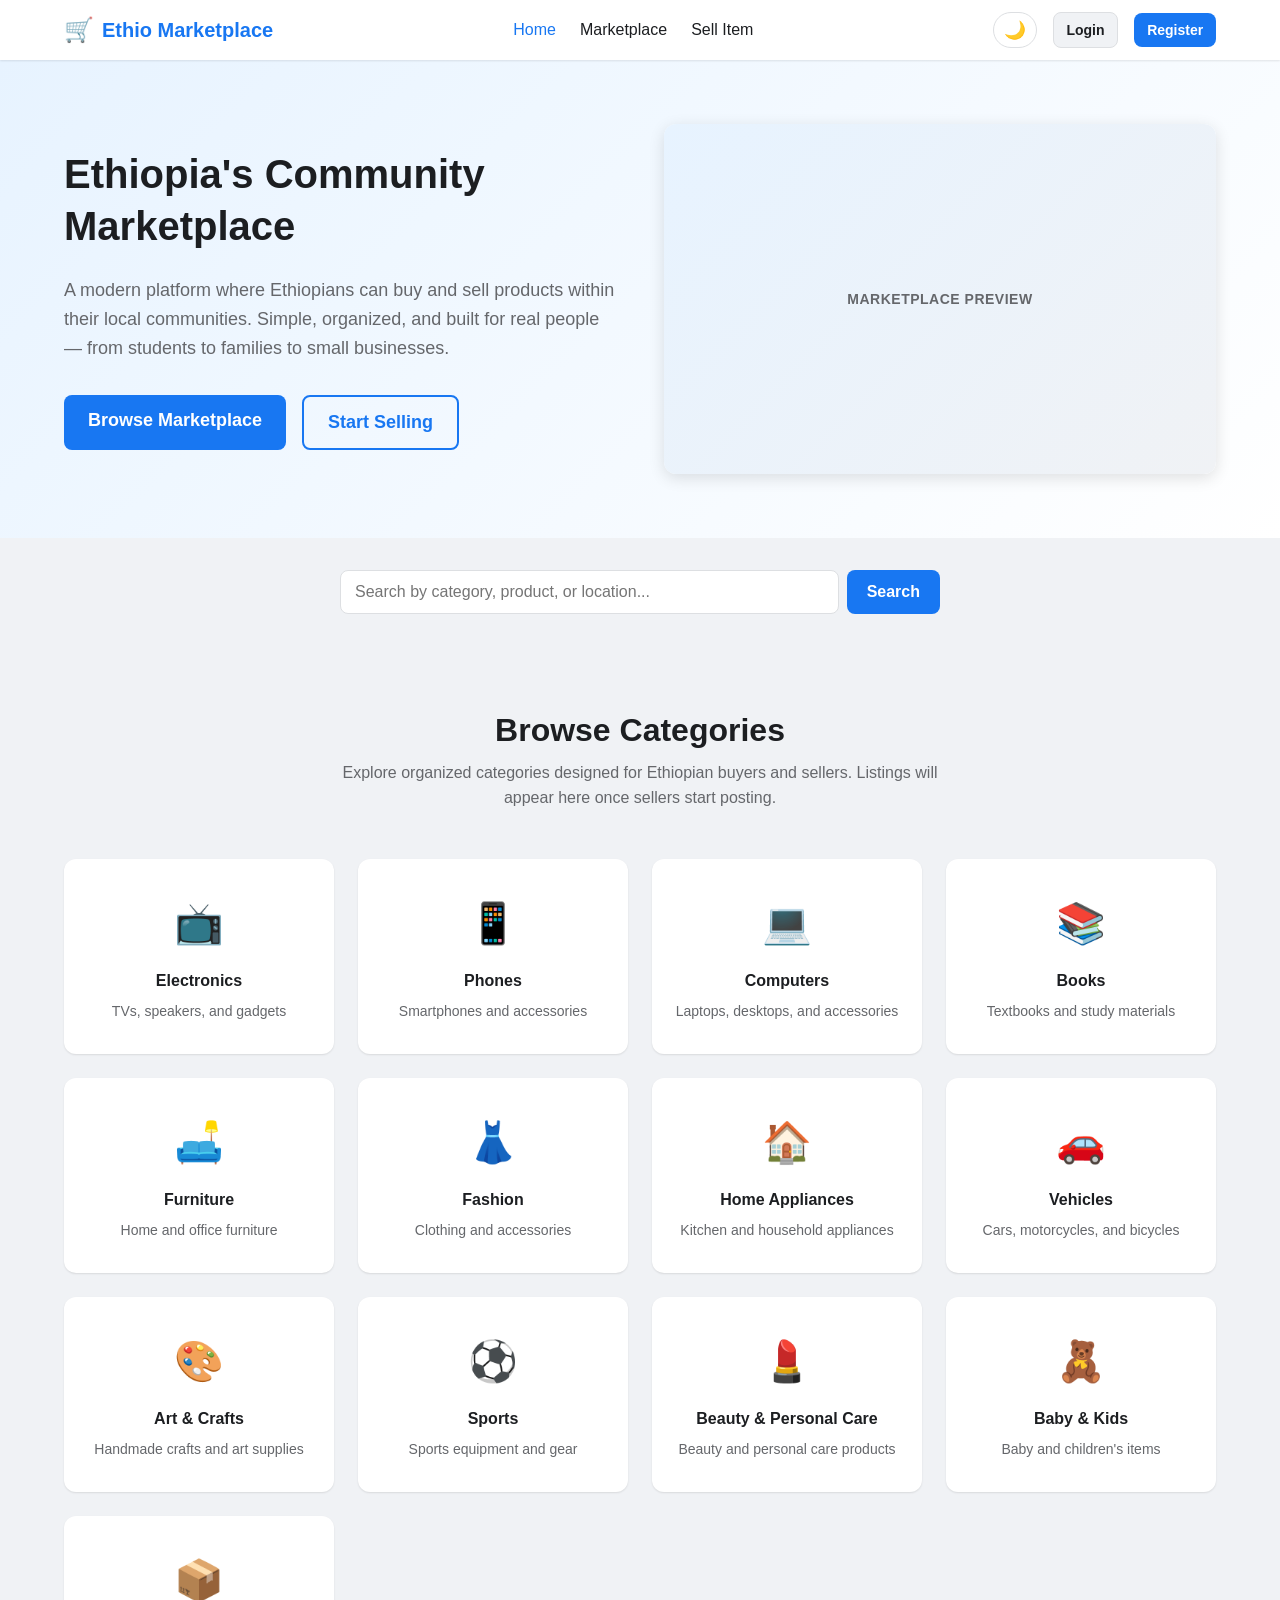
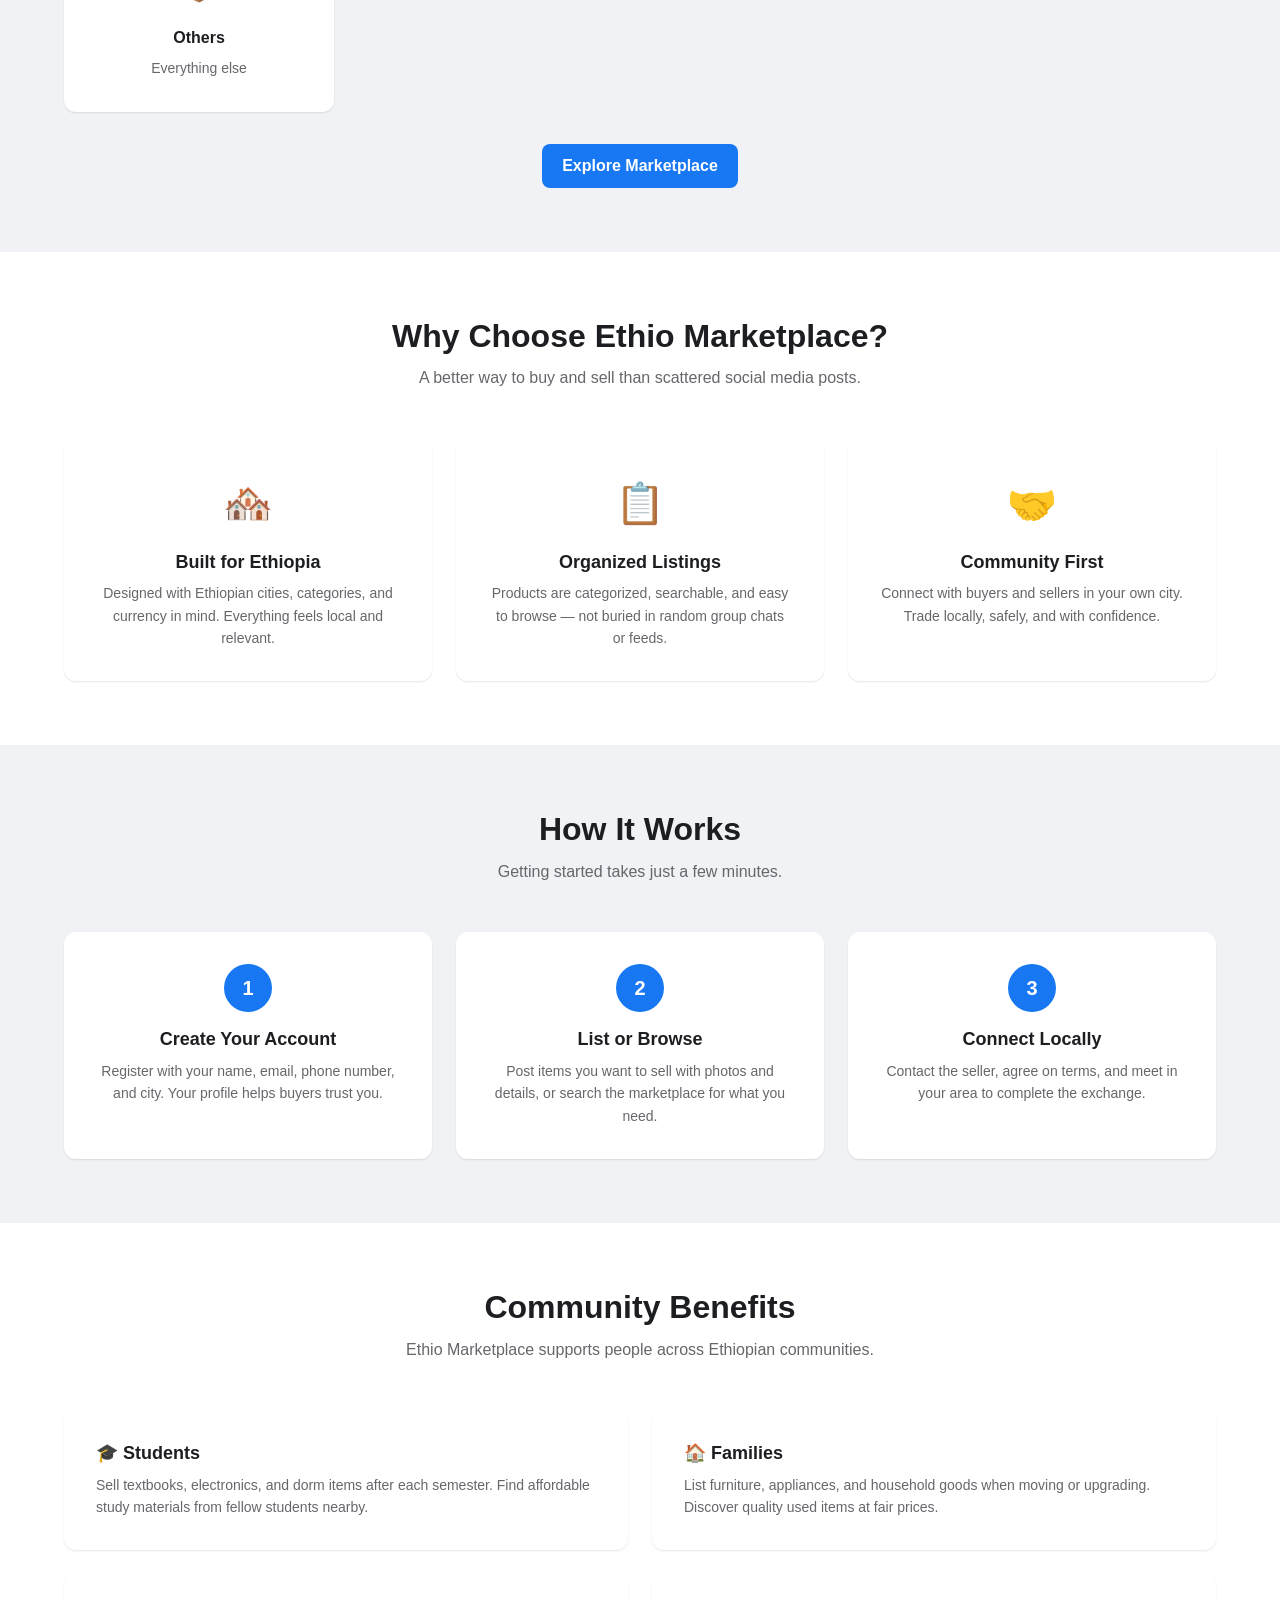
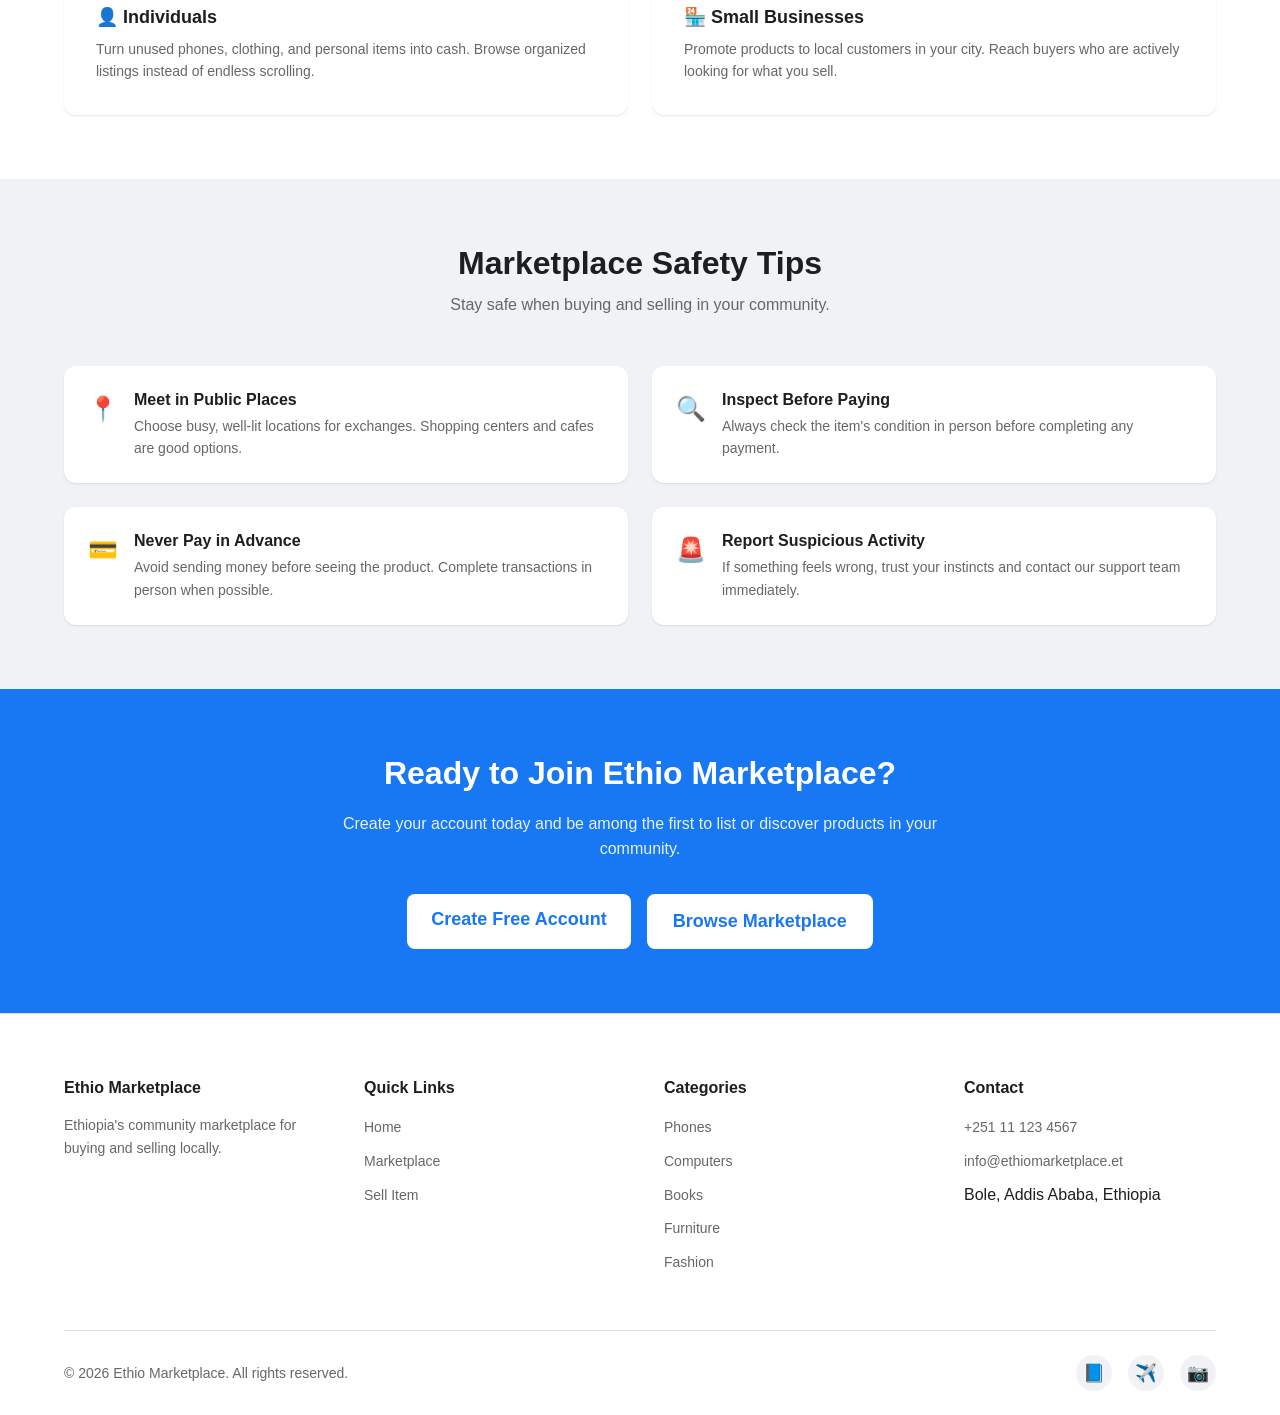
<file: index.html>
<!DOCTYPE html>
<html lang="en">
<head>
  <meta charset="UTF-8">
  <meta name="viewport" content="width=device-width, initial-scale=1.0">
  <meta name="description" content="Ethio Marketplace - Ethiopia's community buy and sell platform.">
  <title>Ethio Marketplace - Buy & Sell in Ethiopia</title>
  <link rel="stylesheet" href="css/main.css">
</head>
<body>

  <!-- Navigation Bar -->
  <nav class="navbar" aria-label="Main navigation">
    <div class="container">
      <a href="index.html" class="navbar-brand">
        <span class="brand-icon">🛒</span>
        Ethio Marketplace
      </a>

      <button id="nav-toggle" class="nav-toggle" aria-label="Toggle navigation menu">☰</button>

      <div id="nav-links" class="nav-links">
        <a href="index.html">Home</a>
        <a href="pages/marketplace.html">Marketplace</a>
        <a href="pages/sell-item.html">Sell Item</a>
      </div>

      <div class="nav-actions">
        <button id="theme-toggle" class="theme-toggle" aria-label="Toggle dark mode">🌙</button>
        <a href="pages/login.html" class="btn btn-secondary btn-sm">Login</a>
        <a href="pages/register.html" class="btn btn-primary btn-sm">Register</a>
      </div>
    </div>
  </nav>

  <main>
    <!-- Hero Section -->
    <section class="hero">
      <div class="container">
        <div class="hero-content">
          <h1>Ethiopia's Community Marketplace</h1>
          <p>
            A modern platform where Ethiopians can buy and sell products within their local communities.
            Simple, organized, and built for real people — from students to families to small businesses.
          </p>
          <div class="hero-buttons">
            <a href="pages/marketplace.html" class="btn btn-primary btn-lg">Browse Marketplace</a>
            <a href="pages/sell-item.html" class="btn btn-outline btn-lg">Start Selling</a>
          </div>
        </div>
        <div class="hero-image">
          <div class="hero-placeholder" role="img" aria-label="Marketplace illustration">
            <span class="placeholder-label">Marketplace Preview</span>
          </div>
        </div>
      </div>
    </section>

    <!-- Marketplace Search Bar -->
    <section class="section section-compact">
      <div class="container">
        <form id="home-search-form" class="search-bar" role="search">
          <input
            type="search"
            id="home-search-input"
            class="form-control"
            placeholder="Search by category, product, or location..."
            aria-label="Search marketplace"
          >
          <button type="submit" class="btn btn-primary">Search</button>
        </form>
      </div>
    </section>

    <!-- Browse Categories -->
    <section class="section">
      <div class="container">
        <h2 class="section-title">Browse Categories</h2>
        <p class="section-subtitle">
          Explore organized categories designed for Ethiopian buyers and sellers.
          Listings will appear here once sellers start posting.
        </p>
        <div id="categories-grid" class="grid-4">
          <!-- Category cards loaded by home.js -->
        </div>
        <div class="text-center" style="margin-top: var(--space-xl);">
          <a href="pages/marketplace.html" class="btn btn-primary">Explore Marketplace</a>
        </div>
      </div>
    </section>

    <!-- Why Choose Ethio Marketplace -->
    <section class="section section-alt">
      <div class="container">
        <h2 class="section-title">Why Choose Ethio Marketplace?</h2>
        <p class="section-subtitle">A better way to buy and sell than scattered social media posts.</p>
        <div class="grid-3">
          <div class="card feature-card">
            <div class="feature-icon">🏘️</div>
            <h3>Built for Ethiopia</h3>
            <p>Designed with Ethiopian cities, categories, and currency in mind. Everything feels local and relevant.</p>
          </div>
          <div class="card feature-card">
            <div class="feature-icon">📋</div>
            <h3>Organized Listings</h3>
            <p>Products are categorized, searchable, and easy to browse — not buried in random group chats or feeds.</p>
          </div>
          <div class="card feature-card">
            <div class="feature-icon">🤝</div>
            <h3>Community First</h3>
            <p>Connect with buyers and sellers in your own city. Trade locally, safely, and with confidence.</p>
          </div>
        </div>
      </div>
    </section>

    <!-- How It Works -->
    <section class="section">
      <div class="container">
        <h2 class="section-title">How It Works</h2>
        <p class="section-subtitle">Getting started takes just a few minutes.</p>
        <div class="grid-3">
          <div class="card step-card">
            <div class="step-number">1</div>
            <h3>Create Your Account</h3>
            <p>Register with your name, email, phone number, and city. Your profile helps buyers trust you.</p>
          </div>
          <div class="card step-card">
            <div class="step-number">2</div>
            <h3>List or Browse</h3>
            <p>Post items you want to sell with photos and details, or search the marketplace for what you need.</p>
          </div>
          <div class="card step-card">
            <div class="step-number">3</div>
            <h3>Connect Locally</h3>
            <p>Contact the seller, agree on terms, and meet in your area to complete the exchange.</p>
          </div>
        </div>
      </div>
    </section>

    <!-- Community Benefits -->
    <section class="section section-alt">
      <div class="container">
        <h2 class="section-title">Community Benefits</h2>
        <p class="section-subtitle">Ethio Marketplace supports people across Ethiopian communities.</p>
        <div class="grid-2">
          <div class="card benefit-card">
            <h3>🎓 Students</h3>
            <p>Sell textbooks, electronics, and dorm items after each semester. Find affordable study materials from fellow students nearby.</p>
          </div>
          <div class="card benefit-card">
            <h3>🏠 Families</h3>
            <p>List furniture, appliances, and household goods when moving or upgrading. Discover quality used items at fair prices.</p>
          </div>
          <div class="card benefit-card">
            <h3>👤 Individuals</h3>
            <p>Turn unused phones, clothing, and personal items into cash. Browse organized listings instead of endless scrolling.</p>
          </div>
          <div class="card benefit-card">
            <h3>🏪 Small Businesses</h3>
            <p>Promote products to local customers in your city. Reach buyers who are actively looking for what you sell.</p>
          </div>
        </div>
      </div>
    </section>

    <!-- Marketplace Safety Tips -->
    <section class="section">
      <div class="container">
        <h2 class="section-title">Marketplace Safety Tips</h2>
        <p class="section-subtitle">Stay safe when buying and selling in your community.</p>
        <div class="safety-grid">
          <div class="safety-item">
            <span class="safety-icon">📍</span>
            <div>
              <h4>Meet in Public Places</h4>
              <p>Choose busy, well-lit locations for exchanges. Shopping centers and cafes are good options.</p>
            </div>
          </div>
          <div class="safety-item">
            <span class="safety-icon">🔍</span>
            <div>
              <h4>Inspect Before Paying</h4>
              <p>Always check the item's condition in person before completing any payment.</p>
            </div>
          </div>
          <div class="safety-item">
            <span class="safety-icon">💳</span>
            <div>
              <h4>Never Pay in Advance</h4>
              <p>Avoid sending money before seeing the product. Complete transactions in person when possible.</p>
            </div>
          </div>
          <div class="safety-item">
            <span class="safety-icon">🚨</span>
            <div>
              <h4>Report Suspicious Activity</h4>
              <p>If something feels wrong, trust your instincts and contact our support team immediately.</p>
            </div>
          </div>
        </div>
      </div>
    </section>

    <!-- Call To Action -->
    <section class="cta-section">
      <div class="container">
        <h2>Ready to Join Ethio Marketplace?</h2>
        <p>Create your account today and be among the first to list or discover products in your community.</p>
        <div class="cta-buttons">
          <a href="pages/register.html" class="btn btn-lg">Create Free Account</a>
          <a href="pages/marketplace.html" class="btn btn-outline btn-lg cta-outline">Browse Marketplace</a>
        </div>
      </div>
    </section>
  </main>

  <!-- Footer -->
  <footer class="footer">
    <div class="container">
      <div class="footer-grid">
        <div>
          <h4>Ethio Marketplace</h4>
          <p class="footer-text">Ethiopia's community marketplace for buying and selling locally.</p>
        </div>
        <div>
          <h4>Quick Links</h4>
          <ul>
            <li><a href="index.html">Home</a></li>
            <li><a href="pages/marketplace.html">Marketplace</a></li>
            <li><a href="pages/sell-item.html">Sell Item</a></li>
          </ul>
        </div>
        <div>
          <h4>Categories</h4>
          <ul>
            <li><a href="pages/marketplace.html?category=phones">Phones</a></li>
            <li><a href="pages/marketplace.html?category=computers">Computers</a></li>
            <li><a href="pages/marketplace.html?category=books">Books</a></li>
            <li><a href="pages/marketplace.html?category=furniture">Furniture</a></li>
            <li><a href="pages/marketplace.html?category=fashion">Fashion</a></li>
          </ul>
        </div>
        <div>
          <h4>Contact</h4>
          <ul>
            <li><a href="tel:+251111234567">+251 11 123 4567</a></li>
            <li><a href="mailto:info@ethiomarketplace.et">info@ethiomarketplace.et</a></li>
            <li>Bole, Addis Ababa, Ethiopia</li>
          </ul>
        </div>
      </div>
      <div class="footer-bottom">
        <p>&copy; 2026 Ethio Marketplace. All rights reserved.</p>
        <div class="social-icons">
          <a href="#" aria-label="Facebook">📘</a>
          <a href="#" aria-label="Telegram">✈️</a>
          <a href="#" aria-label="Instagram">📷</a>
        </div>
      </div>
    </div>
  </footer>

  <button id="scroll-top" class="scroll-top" aria-label="Scroll to top">↑</button>

  <script src="js/data.js"></script>
  <script src="js/utils.js"></script>
  <script src="js/main.js"></script>
  <script src="js/home.js"></script>
</body>
</html>
</file>
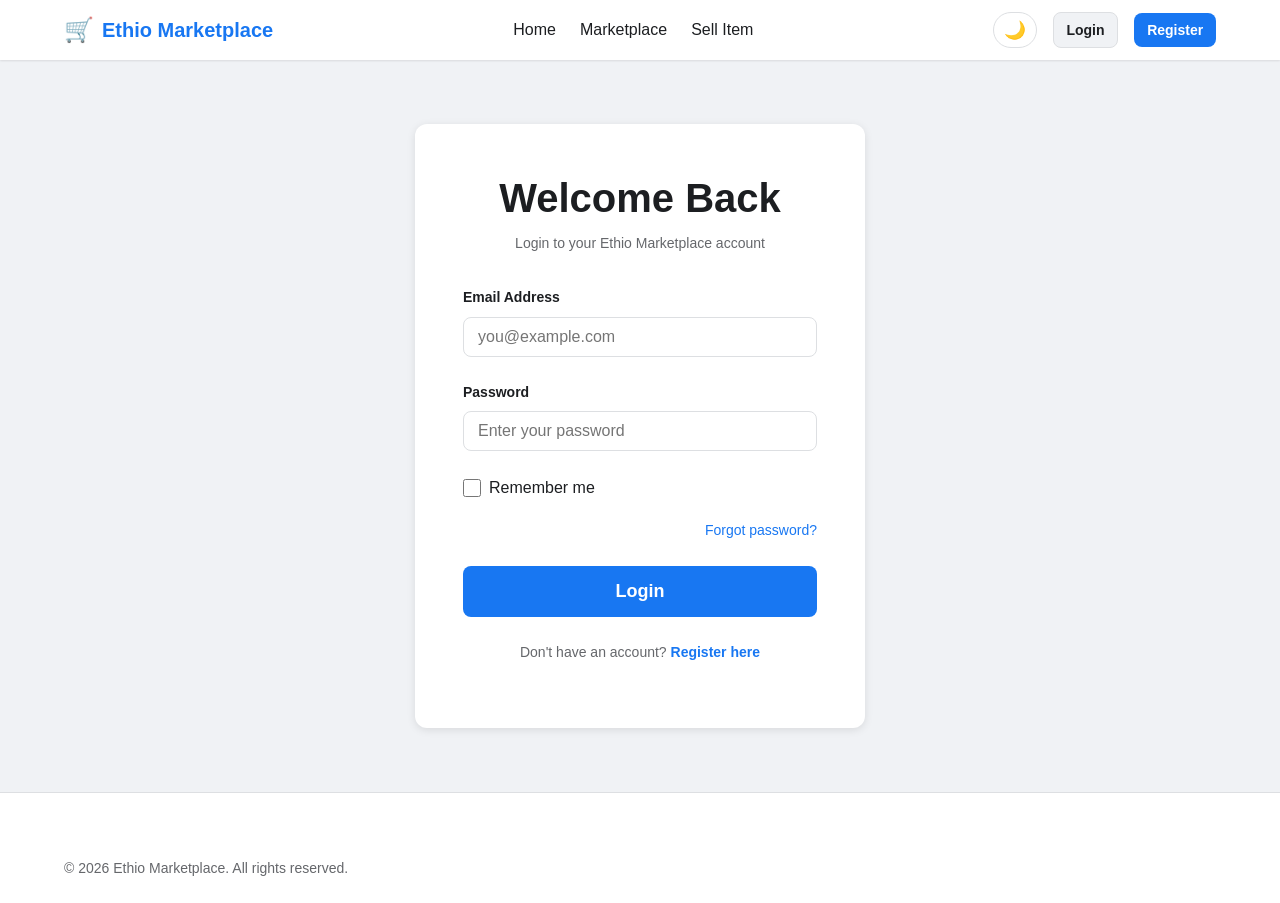
<file: pages/login.html>
<!DOCTYPE html>
<html lang="en">
<head>
  <meta charset="UTF-8">
  <meta name="viewport" content="width=device-width, initial-scale=1.0">
  <meta name="description" content="Login to your Ethio Marketplace account.">
  <title>Login - Ethio Marketplace</title>
  <link rel="stylesheet" href="../css/main.css">
</head>
<body>

  <!-- ========== Navigation Bar ========== -->
  <nav class="navbar" aria-label="Main navigation">
    <div class="container">
      <a href="../index.html" class="navbar-brand">
        <span class="brand-icon">🛒</span>
        Ethio Marketplace
      </a>

      <button id="nav-toggle" class="nav-toggle" aria-label="Toggle navigation menu">☰</button>

      <div id="nav-links" class="nav-links">
        <a href="../index.html">Home</a>
        <a href="marketplace.html">Marketplace</a>
        <a href="sell-item.html">Sell Item</a>
      </div>

      <div class="nav-actions">
        <button id="theme-toggle" class="theme-toggle" aria-label="Toggle dark mode">🌙</button>
        <a href="login.html" class="btn btn-secondary btn-sm">Login</a>
        <a href="register.html" class="btn btn-primary btn-sm">Register</a>
      </div>
    </div>
  </nav>

  <main>
    <section class="auth-page">
      <div class="auth-card">
        <h1>Welcome Back</h1>
        <p class="subtitle">Login to your Ethio Marketplace account</p>

        <form id="login-form" novalidate>
          <div class="form-group">
            <label for="login-email">Email Address</label>
            <input type="email" id="login-email" class="form-control" placeholder="you@example.com">
            <div id="login-email-error" class="form-error"></div>
          </div>

          <div class="form-group">
            <label for="login-password">Password</label>
            <input type="password" id="login-password" class="form-control" placeholder="Enter your password">
            <div id="login-password-error" class="form-error"></div>
          </div>

          <div class="checkbox-group" style="margin-bottom: var(--space-md);">
            <input type="checkbox" id="remember-me">
            <label for="remember-me">Remember me</label>
          </div>

          <div class="forgot-password">
            <a href="#">Forgot password?</a>
          </div>

          <button type="submit" class="btn btn-primary btn-block btn-lg">Login</button>
        </form>

        <div class="auth-links">
          <p>Don't have an account? <a href="register.html">Register here</a></p>
        </div>
      </div>
    </section>
  </main>

  <!-- ========== Footer ========== -->
  <footer class="footer">
    <div class="container">
      <div class="footer-bottom" style="border: none; padding-top: 0;">
        <p>&copy; 2026 Ethio Marketplace. All rights reserved.</p>
      </div>
    </div>
  </footer>

  <script src="../js/utils.js"></script>
  <script src="../js/main.js"></script>
  <script src="../js/forms.js"></script>
</body>
</html>
</file>
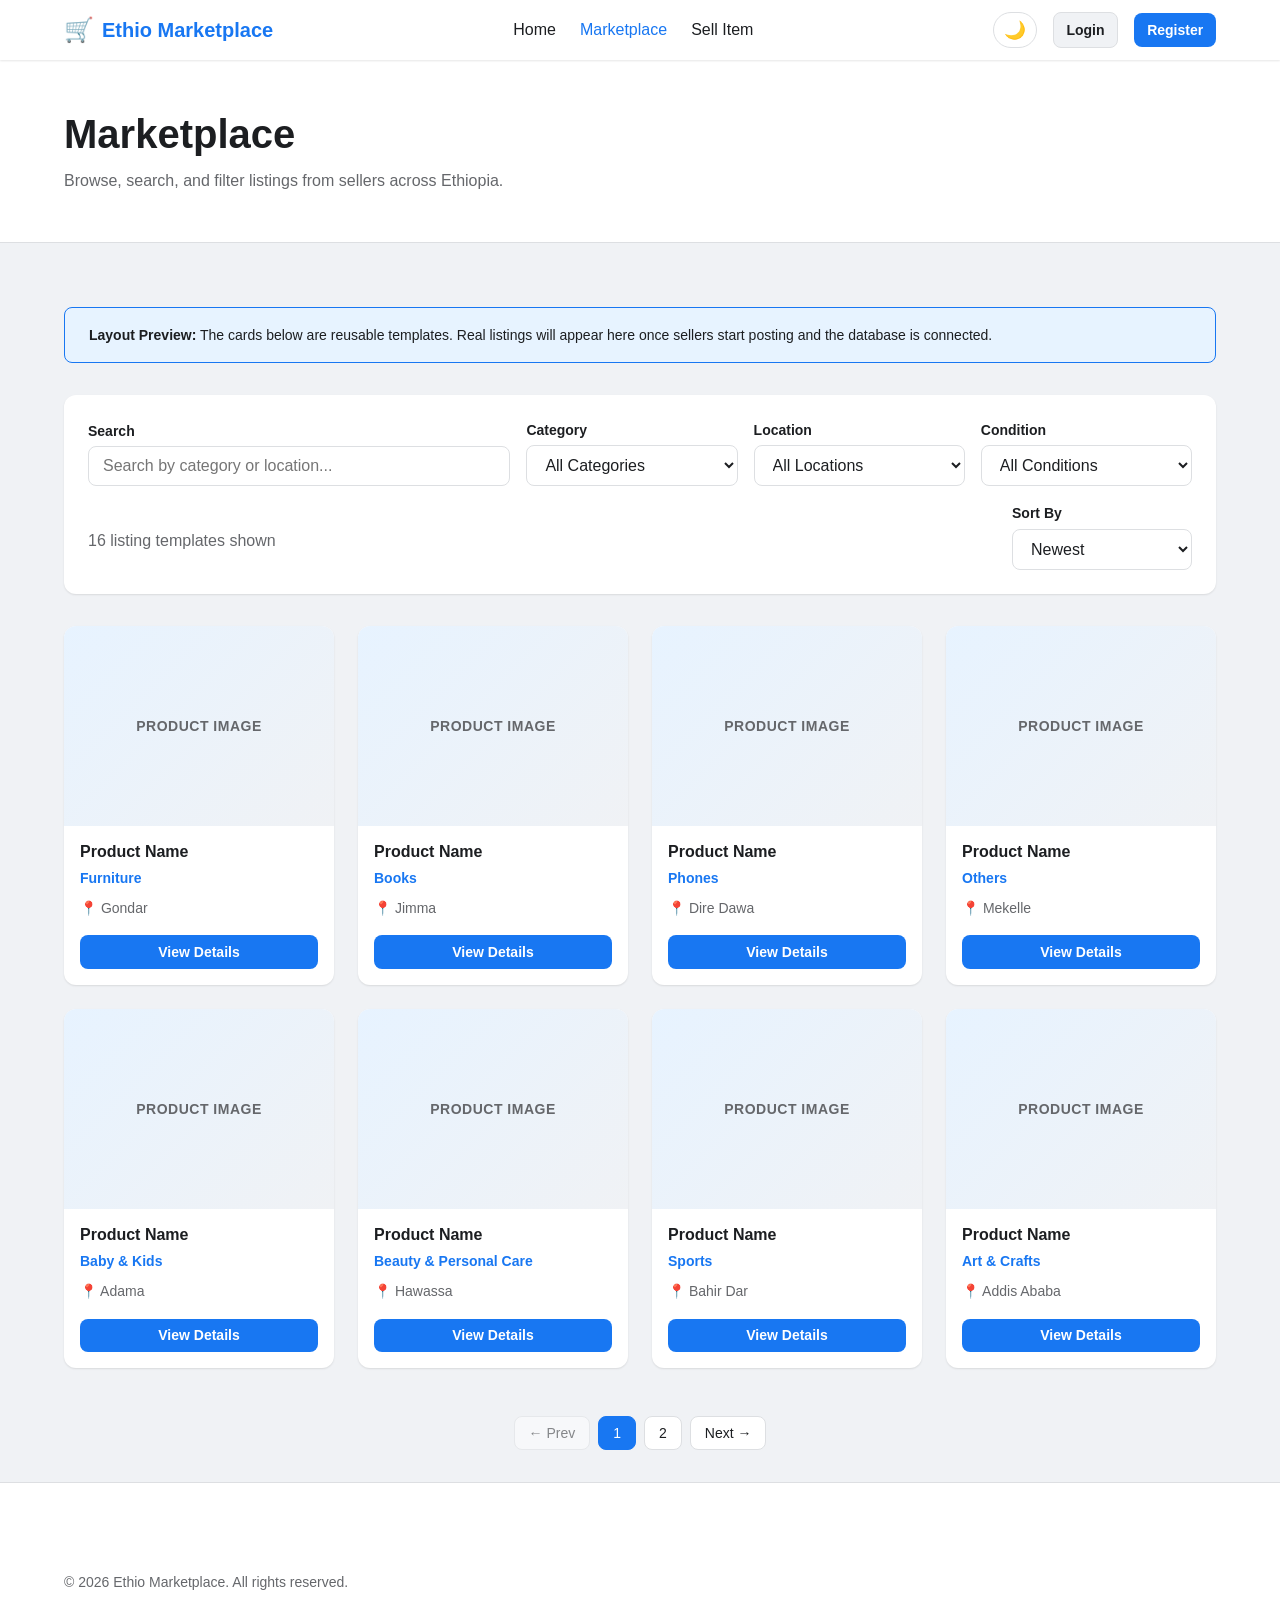
<file: pages/marketplace.html>
<!DOCTYPE html>
<html lang="en">
<head>
  <meta charset="UTF-8">
  <meta name="viewport" content="width=device-width, initial-scale=1.0">
  <meta name="description" content="Browse the Ethio Marketplace - search, filter, and discover local listings.">
  <title>Marketplace - Ethio Marketplace</title>
  <link rel="stylesheet" href="../css/main.css">
</head>
<body>

  <nav class="navbar" aria-label="Main navigation">
    <div class="container">
      <a href="../index.html" class="navbar-brand">
        <span class="brand-icon">🛒</span>
        Ethio Marketplace
      </a>
      <button id="nav-toggle" class="nav-toggle" aria-label="Toggle navigation menu">☰</button>
      <div id="nav-links" class="nav-links">
        <a href="../index.html">Home</a>
        <a href="marketplace.html">Marketplace</a>
        <a href="sell-item.html">Sell Item</a>
      </div>
      <div class="nav-actions">
        <button id="theme-toggle" class="theme-toggle" aria-label="Toggle dark mode">🌙</button>
        <a href="login.html" class="btn btn-secondary btn-sm">Login</a>
        <a href="register.html" class="btn btn-primary btn-sm">Register</a>
      </div>
    </div>
  </nav>

  <main>
    <div class="page-header">
      <div class="container">
        <h1>Marketplace</h1>
        <p>Browse, search, and filter listings from sellers across Ethiopia.</p>
      </div>
    </div>

    <section class="section section-compact">
      <div class="container">

        <!-- Layout notice -->
        <div class="info-banner">
          <p>
            <strong>Layout Preview:</strong> The cards below are reusable templates.
            Real listings will appear here once sellers start posting and the database is connected.
          </p>
        </div>

        <!-- Filter Bar -->
        <div class="filter-bar">
          <form id="search-form" role="search">
            <div class="filter-row">
              <div class="filter-group">
                <label for="search-input">Search</label>
                <input type="search" id="search-input" class="form-control" placeholder="Search by category or location...">
              </div>
              <div class="filter-group">
                <label for="filter-category">Category</label>
                <select id="filter-category" class="form-control">
                  <option value="">All Categories</option>
                </select>
              </div>
              <div class="filter-group">
                <label for="filter-location">Location</label>
                <select id="filter-location" class="form-control">
                  <option value="">All Locations</option>
                </select>
              </div>
              <div class="filter-group">
                <label for="filter-condition">Condition</label>
                <select id="filter-condition" class="form-control">
                  <option value="">All Conditions</option>
                </select>
              </div>
            </div>
          </form>

          <div class="filter-footer">
            <p id="results-count" class="text-muted">Loading...</p>
            <div class="filter-group">
              <label for="sort-select">Sort By</label>
              <select id="sort-select" class="form-control sort-select">
                <option value="newest">Newest</option>
                <option value="oldest">Oldest</option>
                <option value="price-low">Price: Low to High</option>
                <option value="price-high">Price: High to Low</option>
              </select>
            </div>
          </div>
        </div>

        <!-- Product Grid -->
        <div id="products-grid" class="products-grid"></div>

        <!-- No Results -->
        <div id="no-results" class="no-results" style="display: none;">
          <div class="no-results-icon">🔍</div>
          <h3>No Results Found</h3>
          <p>Try adjusting your search or filters. Be the first to list in this category.</p>
          <a href="sell-item.html" class="btn btn-primary">Sell an Item</a>
        </div>

        <!-- Pagination -->
        <div id="pagination" class="pagination"></div>
      </div>
    </section>
  </main>

  <footer class="footer">
    <div class="container">
      <div class="footer-bottom" style="border: none; padding-top: var(--space-lg);">
        <p>&copy; 2026 Ethio Marketplace. All rights reserved.</p>
      </div>
    </div>
  </footer>

  <button id="scroll-top" class="scroll-top" aria-label="Scroll to top">↑</button>

  <script src="../js/data.js"></script>
  <script src="../js/utils.js"></script>
  <script src="../js/main.js"></script>
  <script src="../js/marketplace.js"></script>
</body>
</html>
</file>
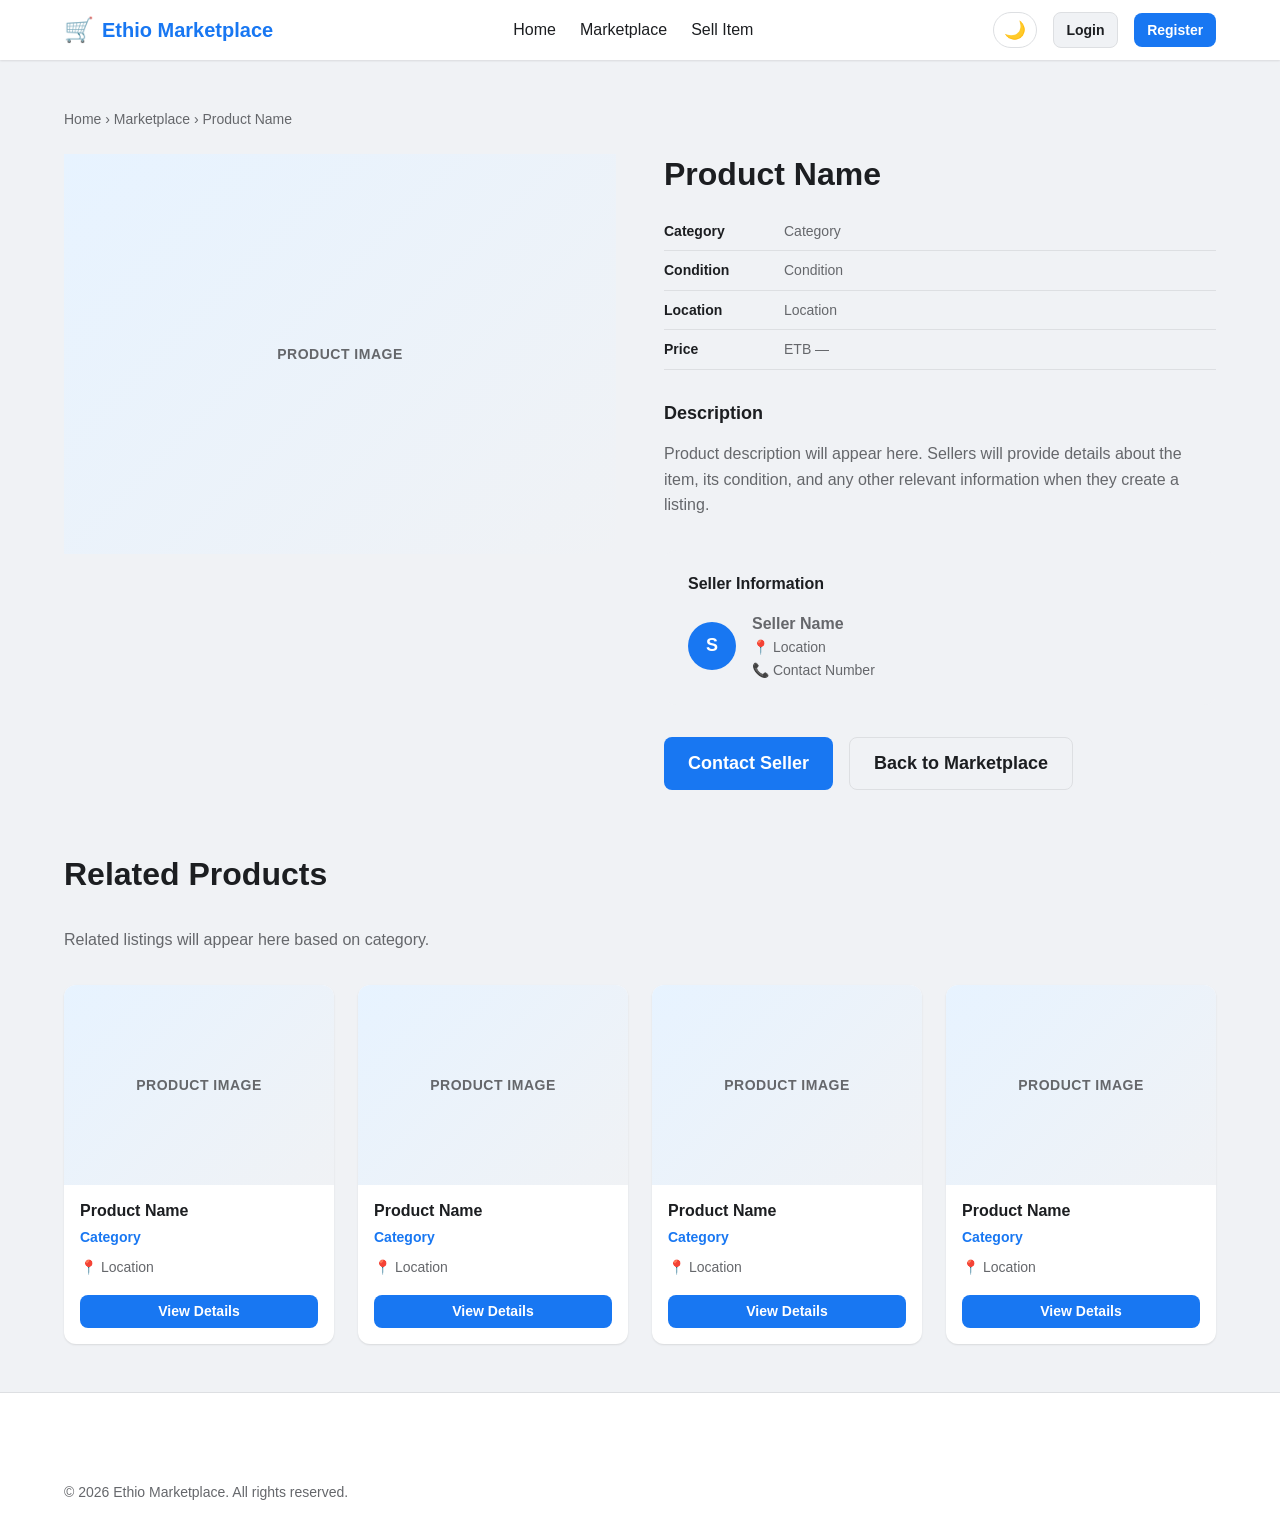
<file: pages/product-details.html>
<!DOCTYPE html>
<html lang="en">
<head>
  <meta charset="UTF-8">
  <meta name="viewport" content="width=device-width, initial-scale=1.0">
  <meta name="description" content="View product details on Ethio Marketplace.">
  <title>Product Details - Ethio Marketplace</title>
  <link rel="stylesheet" href="../css/main.css">
</head>
<body>

  <nav class="navbar" aria-label="Main navigation">
    <div class="container">
      <a href="../index.html" class="navbar-brand">
        <span class="brand-icon">🛒</span>
        Ethio Marketplace
      </a>
      <button id="nav-toggle" class="nav-toggle" aria-label="Toggle navigation menu">☰</button>
      <div id="nav-links" class="nav-links">
        <a href="../index.html">Home</a>
        <a href="marketplace.html">Marketplace</a>
        <a href="sell-item.html">Sell Item</a>
      </div>
      <div class="nav-actions">
        <button id="theme-toggle" class="theme-toggle" aria-label="Toggle dark mode">🌙</button>
        <a href="login.html" class="btn btn-secondary btn-sm">Login</a>
        <a href="register.html" class="btn btn-primary btn-sm">Register</a>
      </div>
    </div>
  </nav>

  <main>
    <div id="product-details-content" class="product-details">
      <div class="container">

        <nav class="breadcrumb" aria-label="Breadcrumb">
          <a href="../index.html">Home</a> &rsaquo;
          <a href="marketplace.html">Marketplace</a> &rsaquo;
          <span id="product-breadcrumb">Product Name</span>
        </nav>

        <div class="product-details-grid">
          <!-- Product Image Placeholder -->
          <div>
            <div class="placeholder-image large" role="img" aria-label="Product image placeholder">
              <span class="placeholder-label">Product Image</span>
            </div>
          </div>

          <!-- Product Information -->
          <div class="product-info">
            <h1>Product Name</h1>

            <ul class="product-meta-list">
              <li><strong>Category</strong> <span id="product-category">Category</span></li>
              <li><strong>Condition</strong> <span id="product-condition">Condition</span></li>
              <li><strong>Location</strong> <span id="product-location">Location</span></li>
              <li><strong>Price</strong> <span>ETB —</span></li>
            </ul>

            <div class="product-description">
              <h3>Description</h3>
              <p id="product-description-text">
                Product description will appear here. Sellers will provide details about the item,
                its condition, and any other relevant information when they create a listing.
              </p>
            </div>

            <!-- Seller Information -->
            <div class="seller-card">
              <h3>Seller Information</h3>
              <div class="seller-info">
                <div class="seller-avatar">S</div>
                <div>
                  <p class="seller-name">Seller Name</p>
                  <p class="seller-detail">📍 Location</p>
                  <p class="seller-detail">📞 Contact Number</p>
                </div>
              </div>
            </div>

            <div class="product-actions">
              <button id="contact-seller-btn" class="btn btn-primary btn-lg">Contact Seller</button>
              <a href="marketplace.html" class="btn btn-secondary btn-lg">Back to Marketplace</a>
            </div>
          </div>
        </div>

        <!-- Related Products (layout only) -->
        <section id="related-products-section" class="related-products">
          <h2>Related Products</h2>
          <p class="text-muted" style="margin-bottom: var(--space-xl);">Related listings will appear here based on category.</p>
          <div id="related-products-grid" class="products-grid"></div>
        </section>

      </div>
    </div>
  </main>

  <footer class="footer">
    <div class="container">
      <div class="footer-bottom" style="border: none; padding-top: var(--space-lg);">
        <p>&copy; 2026 Ethio Marketplace. All rights reserved.</p>
      </div>
    </div>
  </footer>

  <button id="scroll-top" class="scroll-top" aria-label="Scroll to top">↑</button>

  <script src="../js/data.js"></script>
  <script src="../js/utils.js"></script>
  <script src="../js/main.js"></script>
  <script src="../js/product-details.js"></script>
</body>
</html>
</file>
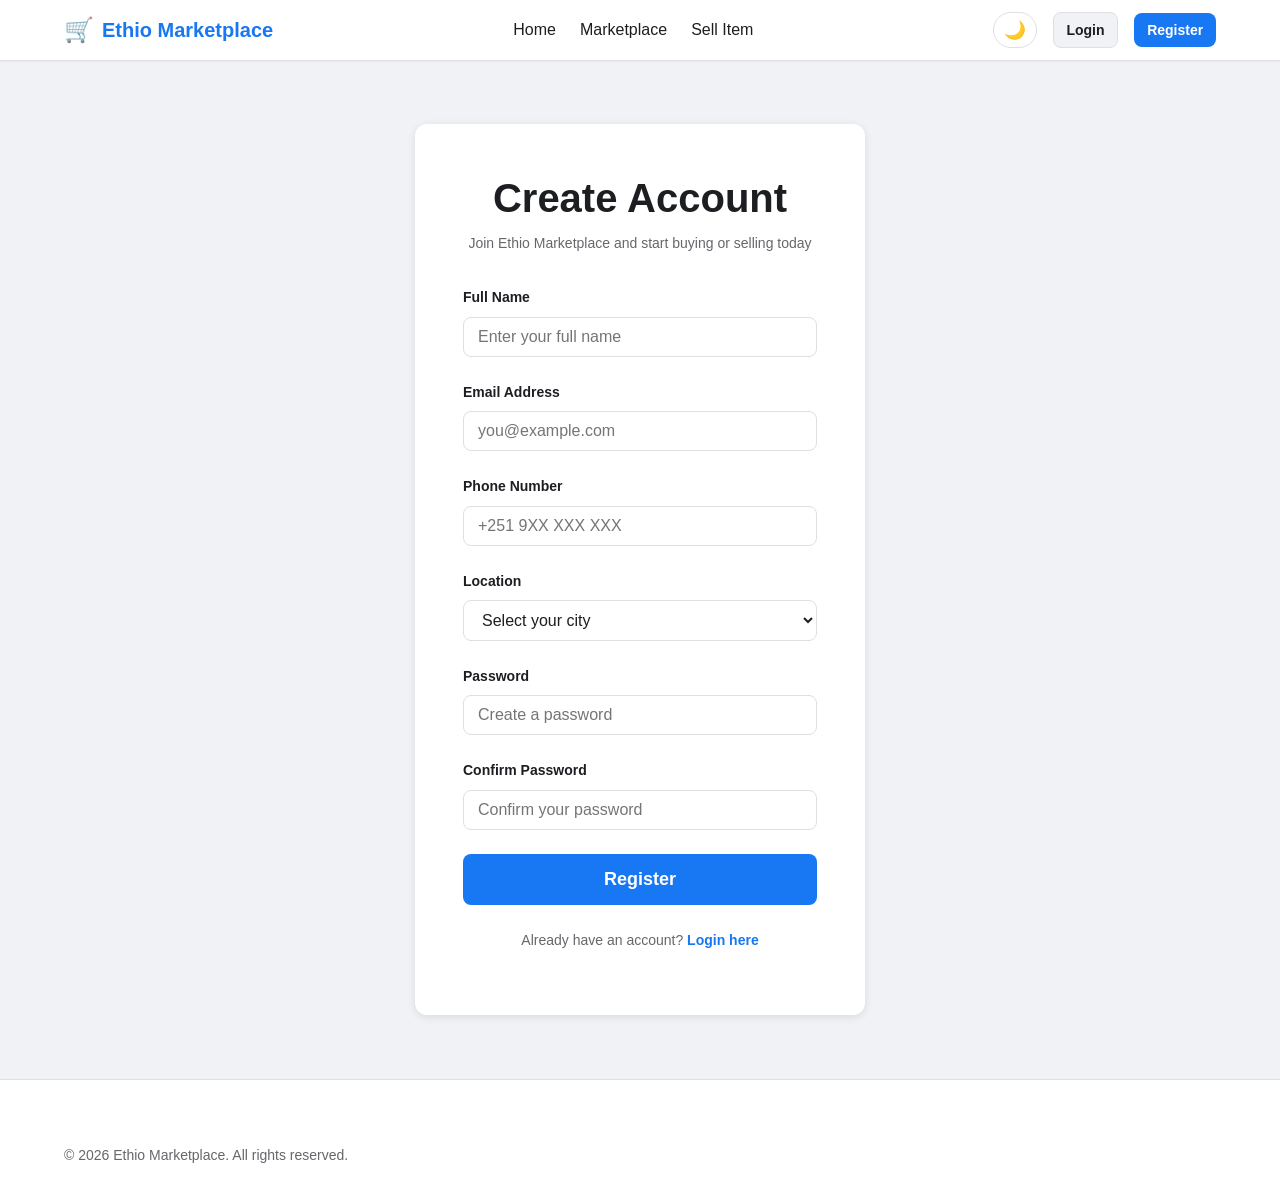
<file: pages/register.html>
<!DOCTYPE html>
<html lang="en">
<head>
  <meta charset="UTF-8">
  <meta name="viewport" content="width=device-width, initial-scale=1.0">
  <meta name="description" content="Create your Ethio Marketplace account and start buying or selling.">
  <title>Register - Ethio Marketplace</title>
  <link rel="stylesheet" href="../css/main.css">
</head>
<body>

  <!-- ========== Navigation Bar ========== -->
  <nav class="navbar" aria-label="Main navigation">
    <div class="container">
      <a href="../index.html" class="navbar-brand">
        <span class="brand-icon">🛒</span>
        Ethio Marketplace
      </a>

      <button id="nav-toggle" class="nav-toggle" aria-label="Toggle navigation menu">☰</button>

      <div id="nav-links" class="nav-links">
        <a href="../index.html">Home</a>
        <a href="marketplace.html">Marketplace</a>
        <a href="sell-item.html">Sell Item</a>
      </div>

      <div class="nav-actions">
        <button id="theme-toggle" class="theme-toggle" aria-label="Toggle dark mode">🌙</button>
        <a href="login.html" class="btn btn-secondary btn-sm">Login</a>
        <a href="register.html" class="btn btn-primary btn-sm">Register</a>
      </div>
    </div>
  </nav>

  <main>
    <section class="auth-page">
      <div class="auth-card">
        <h1>Create Account</h1>
        <p class="subtitle">Join Ethio Marketplace and start buying or selling today</p>

        <form id="register-form" novalidate>
          <div class="form-group">
            <label for="register-name">Full Name</label>
            <input type="text" id="register-name" class="form-control" placeholder="Enter your full name">
            <div id="register-name-error" class="form-error"></div>
          </div>

          <div class="form-group">
            <label for="register-email">Email Address</label>
            <input type="email" id="register-email" class="form-control" placeholder="you@example.com">
            <div id="register-email-error" class="form-error"></div>
          </div>

          <div class="form-group">
            <label for="register-phone">Phone Number</label>
            <input type="tel" id="register-phone" class="form-control" placeholder="+251 9XX XXX XXX">
            <div id="register-phone-error" class="form-error"></div>
          </div>

          <div class="form-group">
            <label for="register-location">Location</label>
            <select id="register-location" class="form-control">
              <option value="">Select your city</option>
            </select>
            <div id="register-location-error" class="form-error"></div>
          </div>

          <div class="form-group">
            <label for="register-password">Password</label>
            <input type="password" id="register-password" class="form-control" placeholder="Create a password">
            <div id="register-password-error" class="form-error"></div>
          </div>

          <div class="form-group">
            <label for="register-confirm-password">Confirm Password</label>
            <input type="password" id="register-confirm-password" class="form-control" placeholder="Confirm your password">
            <div id="register-confirm-password-error" class="form-error"></div>
          </div>

          <button type="submit" class="btn btn-primary btn-block btn-lg">Register</button>
        </form>

        <div class="auth-links">
          <p>Already have an account? <a href="login.html">Login here</a></p>
        </div>
      </div>
    </section>
  </main>

  <!-- ========== Footer ========== -->
  <footer class="footer">
    <div class="container">
      <div class="footer-bottom" style="border: none; padding-top: 0;">
        <p>&copy; 2026 Ethio Marketplace. All rights reserved.</p>
      </div>
    </div>
  </footer>

  <script src="../js/data.js"></script>
  <script src="../js/utils.js"></script>
  <script src="../js/main.js"></script>
  <script src="../js/forms.js"></script>
</body>
</html>
</file>
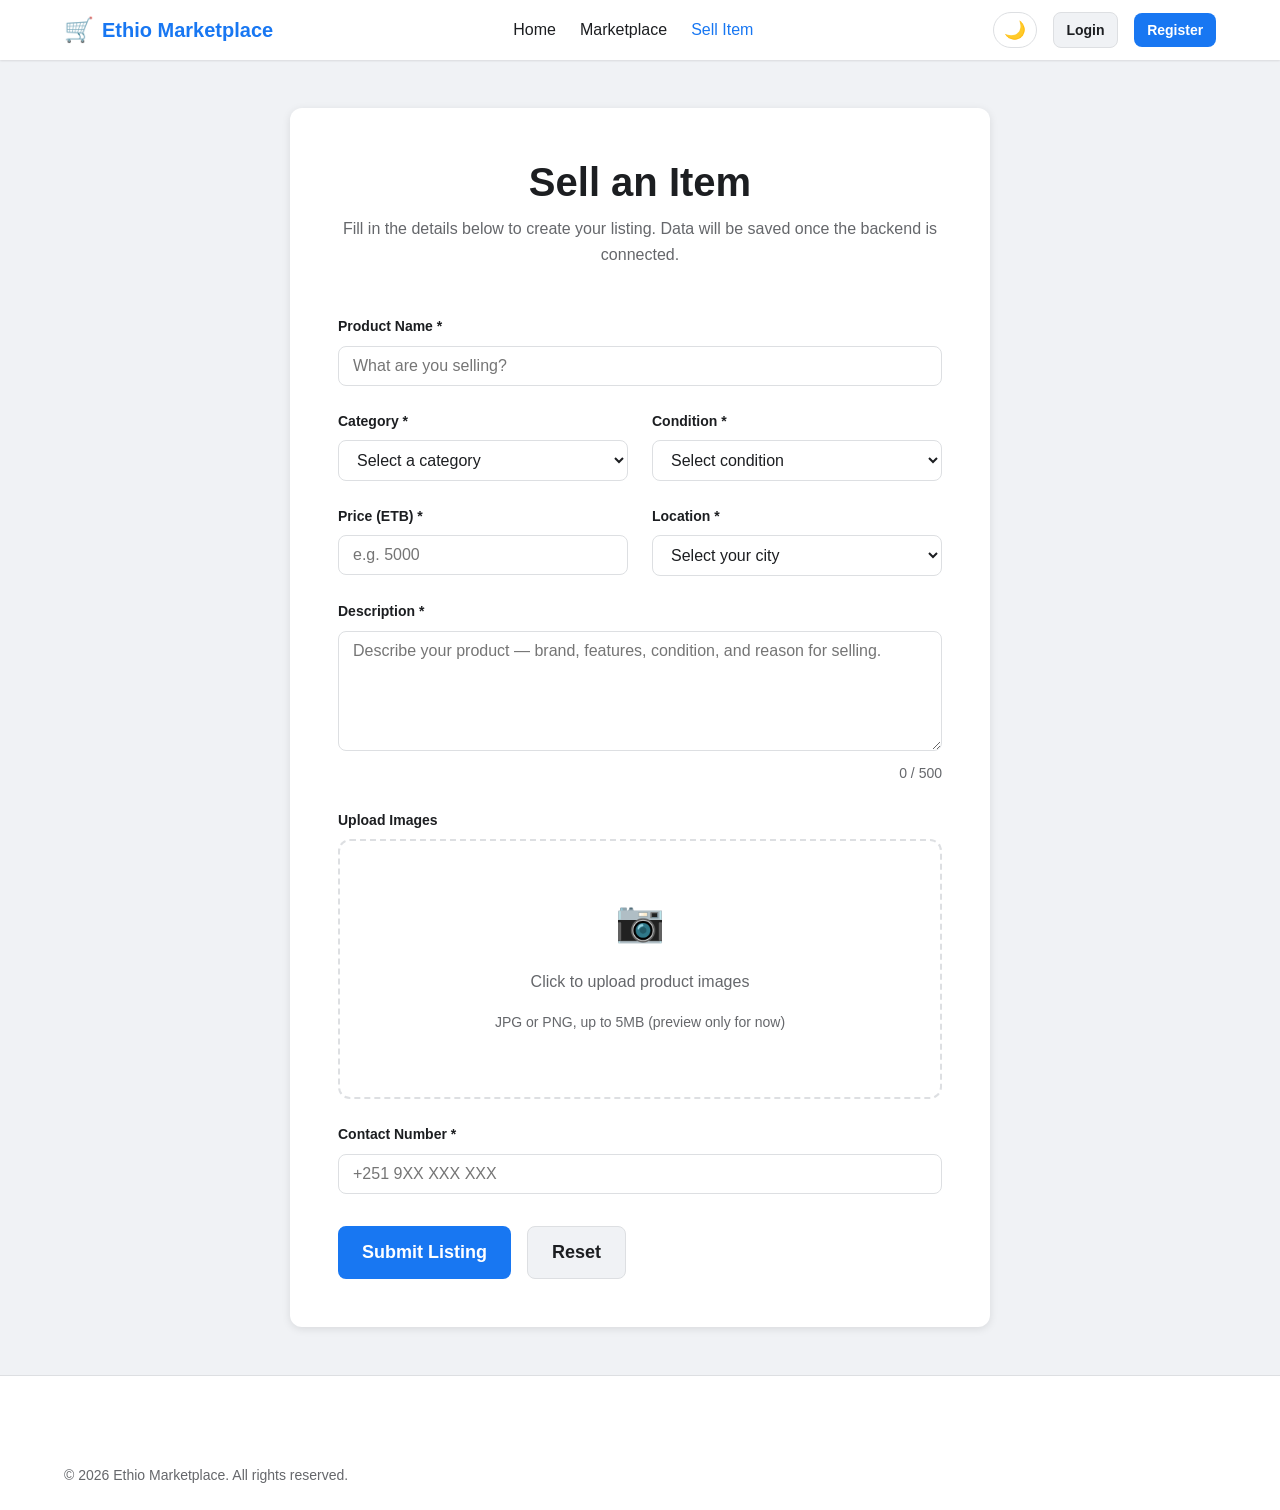
<file: pages/sell-item.html>
<!DOCTYPE html>
<html lang="en">
<head>
  <meta charset="UTF-8">
  <meta name="viewport" content="width=device-width, initial-scale=1.0">
  <meta name="description" content="List your item on Ethio Marketplace.">
  <title>Sell Item - Ethio Marketplace</title>
  <link rel="stylesheet" href="../css/main.css">
</head>
<body>

  <nav class="navbar" aria-label="Main navigation">
    <div class="container">
      <a href="../index.html" class="navbar-brand">
        <span class="brand-icon">🛒</span>
        Ethio Marketplace
      </a>
      <button id="nav-toggle" class="nav-toggle" aria-label="Toggle navigation menu">☰</button>
      <div id="nav-links" class="nav-links">
        <a href="../index.html">Home</a>
        <a href="marketplace.html">Marketplace</a>
        <a href="sell-item.html">Sell Item</a>
      </div>
      <div class="nav-actions">
        <button id="theme-toggle" class="theme-toggle" aria-label="Toggle dark mode">🌙</button>
        <a href="login.html" class="btn btn-secondary btn-sm">Login</a>
        <a href="register.html" class="btn btn-primary btn-sm">Register</a>
      </div>
    </div>
  </nav>

  <main>
    <section class="sell-page">
      <div class="container">
        <div class="sell-form-container">
          <h1>Sell an Item</h1>
          <p class="section-subtitle">Fill in the details below to create your listing. Data will be saved once the backend is connected.</p>

          <form id="sell-form" novalidate>
            <div class="form-group">
              <label for="product-name">Product Name *</label>
              <input type="text" id="product-name" class="form-control" placeholder="What are you selling?">
              <div id="product-name-error" class="form-error"></div>
            </div>

            <div class="form-row">
              <div class="form-group">
                <label for="product-category">Category *</label>
                <select id="product-category" class="form-control">
                  <option value="">Select a category</option>
                </select>
                <div id="product-category-error" class="form-error"></div>
              </div>
              <div class="form-group">
                <label for="product-condition">Condition *</label>
                <select id="product-condition" class="form-control">
                  <option value="">Select condition</option>
                  <option value="New">New</option>
                  <option value="Used - Like New">Used - Like New</option>
                  <option value="Used - Good">Used - Good</option>
                  <option value="Used - Fair">Used - Fair</option>
                </select>
                <div id="product-condition-error" class="form-error"></div>
              </div>
            </div>

            <div class="form-row">
              <div class="form-group">
                <label for="product-price">Price (ETB) *</label>
                <input type="number" id="product-price" class="form-control" placeholder="e.g. 5000" min="1">
                <div id="product-price-error" class="form-error"></div>
              </div>
              <div class="form-group">
                <label for="product-location">Location *</label>
                <select id="product-location" class="form-control">
                  <option value="">Select your city</option>
                </select>
                <div id="product-location-error" class="form-error"></div>
              </div>
            </div>

            <div class="form-group">
              <label for="product-description">Description *</label>
              <textarea id="product-description" class="form-control" placeholder="Describe your product — brand, features, condition, and reason for selling." maxlength="500"></textarea>
              <div id="char-counter" class="char-counter">0 / 500</div>
              <div id="product-description-error" class="form-error"></div>
            </div>

            <div class="form-group">
              <label>Upload Images</label>
              <div id="image-upload-area" class="image-upload">
                <div class="image-upload-icon">📷</div>
                <p>Click to upload product images</p>
                <p class="form-hint">JPG or PNG, up to 5MB (preview only for now)</p>
              </div>
              <input type="file" id="product-image" accept="image/*" style="display: none;">
              <img id="image-preview" class="image-preview" alt="Image preview">
            </div>

            <div class="form-group">
              <label for="product-contact">Contact Number *</label>
              <input type="tel" id="product-contact" class="form-control" placeholder="+251 9XX XXX XXX">
              <div id="product-contact-error" class="form-error"></div>
            </div>

            <div class="form-actions">
              <button type="submit" class="btn btn-primary btn-lg">Submit Listing</button>
              <button type="reset" id="reset-btn" class="btn btn-secondary btn-lg">Reset</button>
            </div>
          </form>

          <!-- Success Message -->
          <div id="success-message" class="success-message">
            <div class="success-icon">✅</div>
            <h2>Listing Submitted!</h2>
            <p>Your product details have been validated successfully. Once the backend is connected, your listing will appear on the marketplace.</p>
            <a href="marketplace.html" class="btn btn-primary">View Marketplace</a>
            <button type="button" onclick="location.reload()" class="btn btn-secondary" style="margin-left: var(--space-sm);">List Another Item</button>
          </div>
        </div>
      </div>
    </section>
  </main>

  <footer class="footer">
    <div class="container">
      <div class="footer-bottom" style="border: none; padding-top: var(--space-lg);">
        <p>&copy; 2026 Ethio Marketplace. All rights reserved.</p>
      </div>
    </div>
  </footer>

  <button id="scroll-top" class="scroll-top" aria-label="Scroll to top">↑</button>

  <script src="../js/data.js"></script>
  <script src="../js/utils.js"></script>
  <script src="../js/main.js"></script>
  <script src="../js/sell-item.js"></script>
</body>
</html>
</file>
<file: css/main.css>
/* ============================================
   Ethio Marketplace - Main Stylesheet
   Imports all CSS files in the correct order.
   ============================================ */

@import url("variables.css");
@import url("base.css");
@import url("components.css");
@import url("pages.css");
@import url("responsive.css");
</file>
